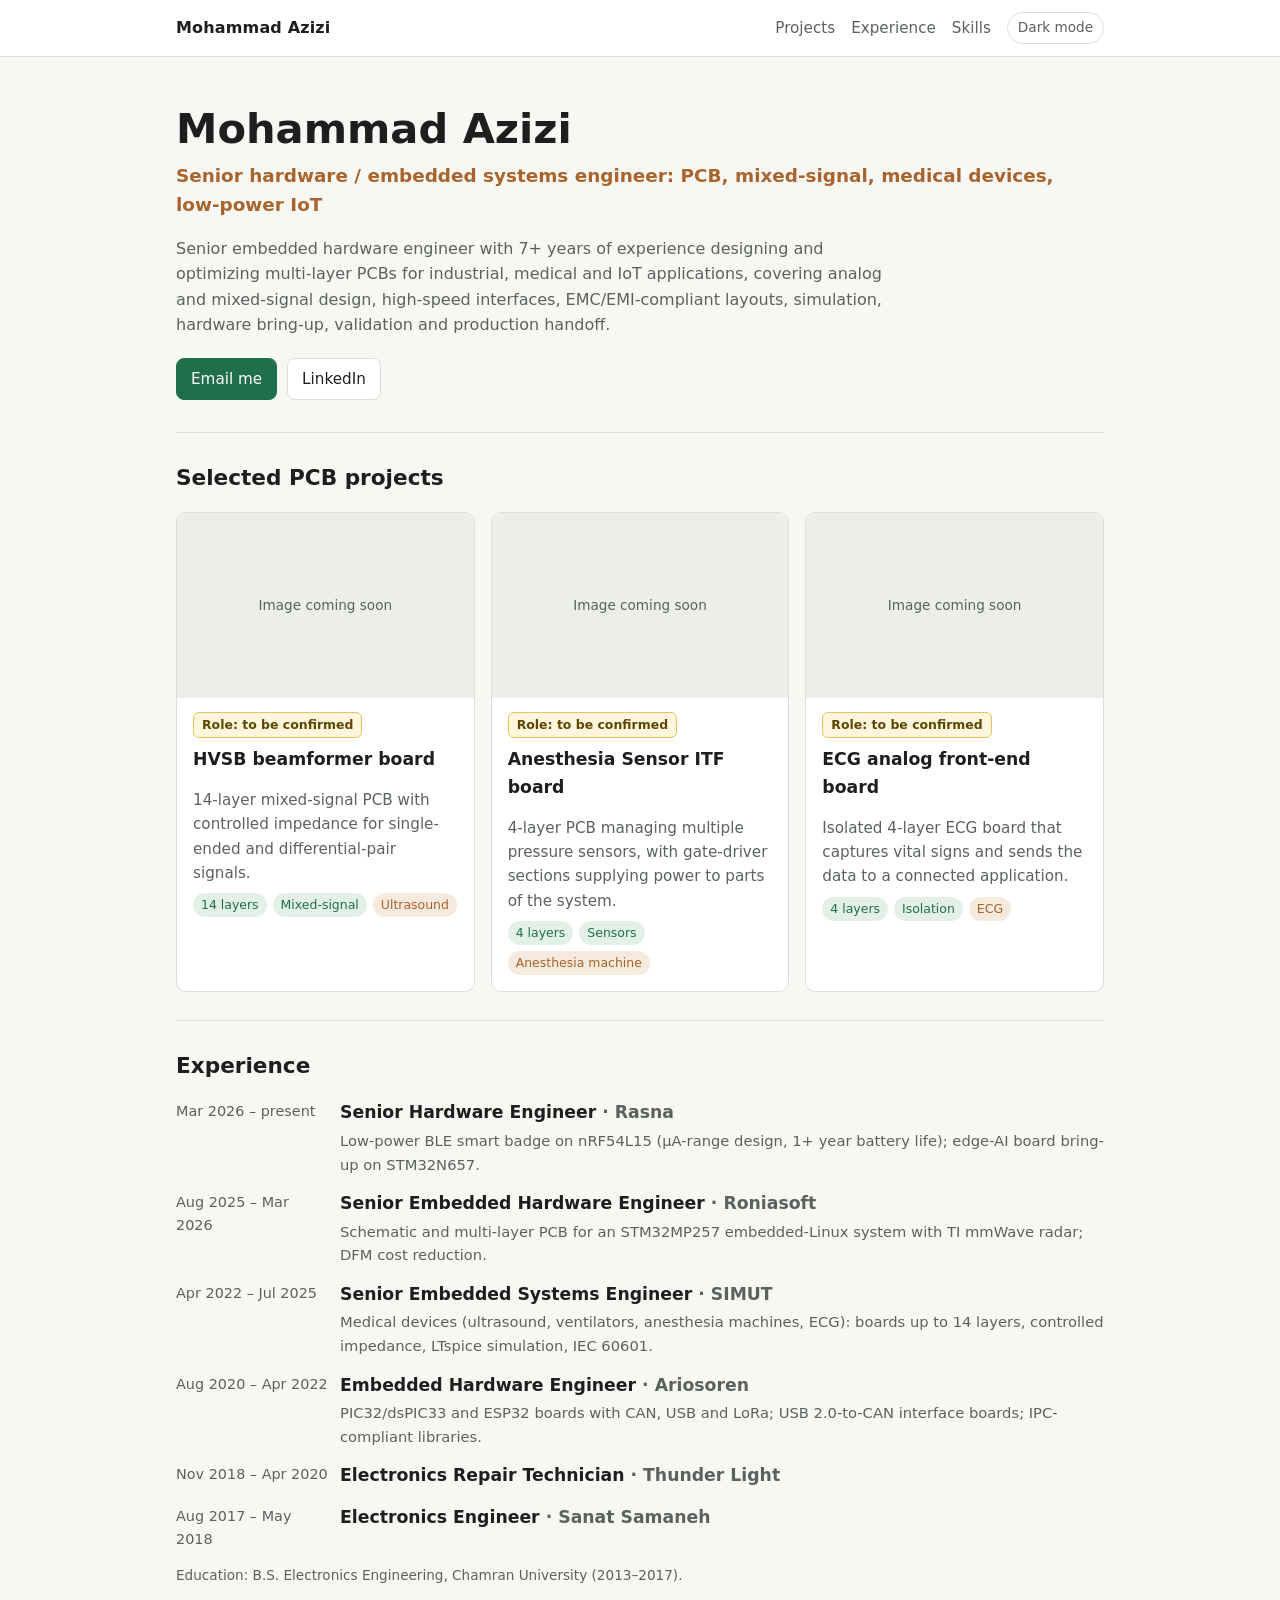
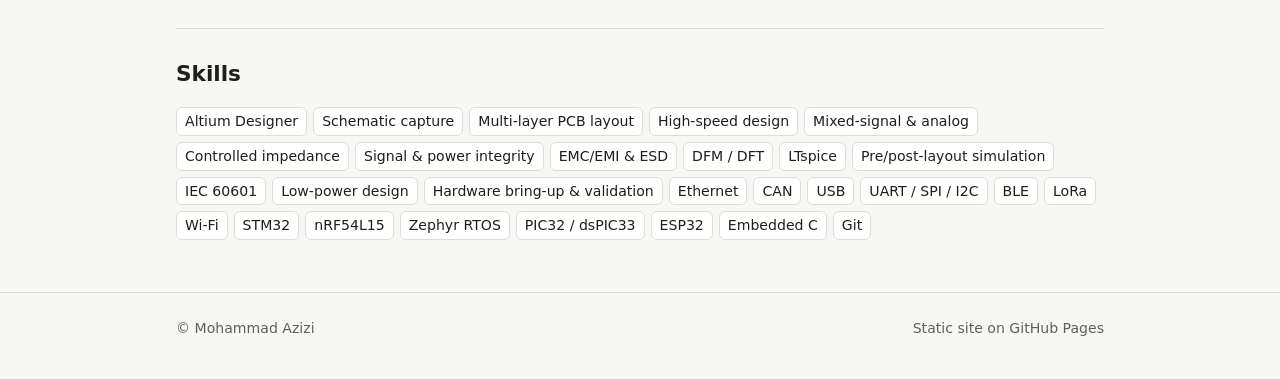
<file: index.html>
<!doctype html>
<html lang="en">
<head>
  <meta charset="utf-8">
  <meta name="viewport" content="width=device-width, initial-scale=1">
  <title>Mohammad Azizi — Hardware &amp; PCB Engineer</title>
  <meta name="description" content="Portfolio of Mohammad Azizi, senior hardware and embedded systems engineer: multi-layer PCB, mixed-signal and medical-device hardware.">
  <meta name="color-scheme" content="light dark">
  <link rel="stylesheet" href="assets/style.css">
  <script src="assets/theme.js"></script>
</head>
<body>
  <header class="site-header">
    <div class="wrap">
      <a class="brand" href="index.html">Mohammad Azizi</a>
      <nav class="nav" aria-label="Main">
        <a href="#projects">Projects</a>
        <a href="#experience">Experience</a>
        <a href="#skills">Skills</a>
        <button class="theme-toggle" type="button">Dark mode</button>
      </nav>
    </div>
  </header>

  <main class="wrap">
    <section class="hero">
      <h1>Mohammad Azizi</h1>
      <p class="headline">Senior hardware / embedded systems engineer: PCB, mixed-signal, medical devices, low-power IoT</p>
      <p>
        Senior embedded hardware engineer with 7+ years of experience designing and optimizing multi-layer PCBs
        for industrial, medical and IoT applications, covering analog and mixed-signal design, high-speed
        interfaces, EMC/EMI-compliant layouts, simulation, hardware bring-up, validation and production handoff.
      </p>
      <div class="links">
        <a class="btn primary" href="mailto:mohammad.azizi.cjs@gmail.com">Email me</a>
        <a class="btn" href="https://www.linkedin.com/in/mohammad-azizi-l/" rel="noopener">LinkedIn</a>
        <!-- Optional: add a CV link once you put a PDF in assets/, e.g.
        <a class="btn" href="assets/Mohammad-Azizi-CV.pdf">CV (PDF)</a> -->
      </div>
    </section>

    <section id="projects">
      <h2>Selected PCB projects</h2>
      <div class="cards">
        <a class="card" href="projects/hvsb-beamformer.html">
          <div class="thumb">Image coming soon</div>
          <!-- When you have a render: replace the div above with
          <div class="thumb"><img src="images/hvsb/thumb.webp" alt="HVSB beamformer board render" width="800" height="500" loading="lazy"></div> -->
          <div class="body">
            <span class="role unconfirmed">Role: to be confirmed</span>
            <h3>HVSB beamformer board</h3>
            <p>14-layer mixed-signal PCB with controlled impedance for single-ended and differential-pair signals.</p>
            <ul class="tags">
              <li class="tag">14 layers</li><li class="tag">Mixed-signal</li><li class="tag copper">Ultrasound</li>
            </ul>
          </div>
        </a>

        <a class="card" href="projects/anesthesia-sensor-itf.html">
          <div class="thumb">Image coming soon</div>
          <div class="body">
            <span class="role unconfirmed">Role: to be confirmed</span>
            <h3>Anesthesia Sensor ITF board</h3>
            <p>4-layer PCB managing multiple pressure sensors, with gate-driver sections supplying power to parts of the system.</p>
            <ul class="tags">
              <li class="tag">4 layers</li><li class="tag">Sensors</li><li class="tag copper">Anesthesia machine</li>
            </ul>
          </div>
        </a>

        <a class="card" href="projects/ecg-afe.html">
          <div class="thumb">Image coming soon</div>
          <div class="body">
            <span class="role unconfirmed">Role: to be confirmed</span>
            <h3>ECG analog front-end board</h3>
            <p>Isolated 4-layer ECG board that captures vital signs and sends the data to a connected application.</p>
            <ul class="tags">
              <li class="tag">4 layers</li><li class="tag">Isolation</li><li class="tag copper">ECG</li>
            </ul>
          </div>
        </a>
      </div>
    </section>

    <section id="experience">
      <h2>Experience</h2>
      <ol class="timeline">
        <li>
          <span class="when">Mar 2026 – present</span>
          <div>
            <h3 class="what">Senior Hardware Engineer <span class="org">· Rasna</span></h3>
            <p class="note">Low-power BLE smart badge on nRF54L15 (µA-range design, 1+ year battery life); edge-AI board bring-up on STM32N657.</p>
          </div>
        </li>
        <li>
          <span class="when">Aug 2025 – Mar 2026</span>
          <div>
            <h3 class="what">Senior Embedded Hardware Engineer <span class="org">· Roniasoft</span></h3>
            <p class="note">Schematic and multi-layer PCB for an STM32MP257 embedded-Linux system with TI mmWave radar; DFM cost reduction.</p>
          </div>
        </li>
        <li>
          <span class="when">Apr 2022 – Jul 2025</span>
          <div>
            <h3 class="what">Senior Embedded Systems Engineer <span class="org">· SIMUT</span></h3>
            <p class="note">Medical devices (ultrasound, ventilators, anesthesia machines, ECG): boards up to 14 layers, controlled impedance, LTspice simulation, IEC 60601.</p>
          </div>
        </li>
        <li>
          <span class="when">Aug 2020 – Apr 2022</span>
          <div>
            <h3 class="what">Embedded Hardware Engineer <span class="org">· Ariosoren</span></h3>
            <p class="note">PIC32/dsPIC33 and ESP32 boards with CAN, USB and LoRa; USB 2.0-to-CAN interface boards; IPC-compliant libraries.</p>
          </div>
        </li>
        <li>
          <span class="when">Nov 2018 – Apr 2020</span>
          <div>
            <h3 class="what">Electronics Repair Technician <span class="org">· Thunder Light</span></h3>
          </div>
        </li>
        <li>
          <span class="when">Aug 2017 – May 2018</span>
          <div>
            <h3 class="what">Electronics Engineer <span class="org">· Sanat Samaneh</span></h3>
          </div>
        </li>
      </ol>
      <p class="source">Education: B.S. Electronics Engineering, Chamran University (2013–2017).</p>
    </section>

    <section id="skills">
      <h2>Skills</h2>
      <ul class="skills">
        <li>Altium Designer</li><li>Schematic capture</li><li>Multi-layer PCB layout</li><li>High-speed design</li>
        <li>Mixed-signal &amp; analog</li><li>Controlled impedance</li><li>Signal &amp; power integrity</li>
        <li>EMC/EMI &amp; ESD</li><li>DFM / DFT</li><li>LTspice</li><li>Pre/post-layout simulation</li>
        <li>IEC 60601</li><li>Low-power design</li><li>Hardware bring-up &amp; validation</li>
        <li>Ethernet</li><li>CAN</li><li>USB</li><li>UART / SPI / I2C</li><li>BLE</li><li>LoRa</li><li>Wi-Fi</li>
        <li>STM32</li><li>nRF54L15</li><li>Zephyr RTOS</li><li>PIC32 / dsPIC33</li><li>ESP32</li><li>Embedded C</li><li>Git</li>
      </ul>
    </section>
  </main>

  <footer class="site-footer">
    <div class="wrap">
      <span>© Mohammad Azizi</span>
      <span>Static site on GitHub Pages</span>
    </div>
  </footer>
</body>
</html>
</file>
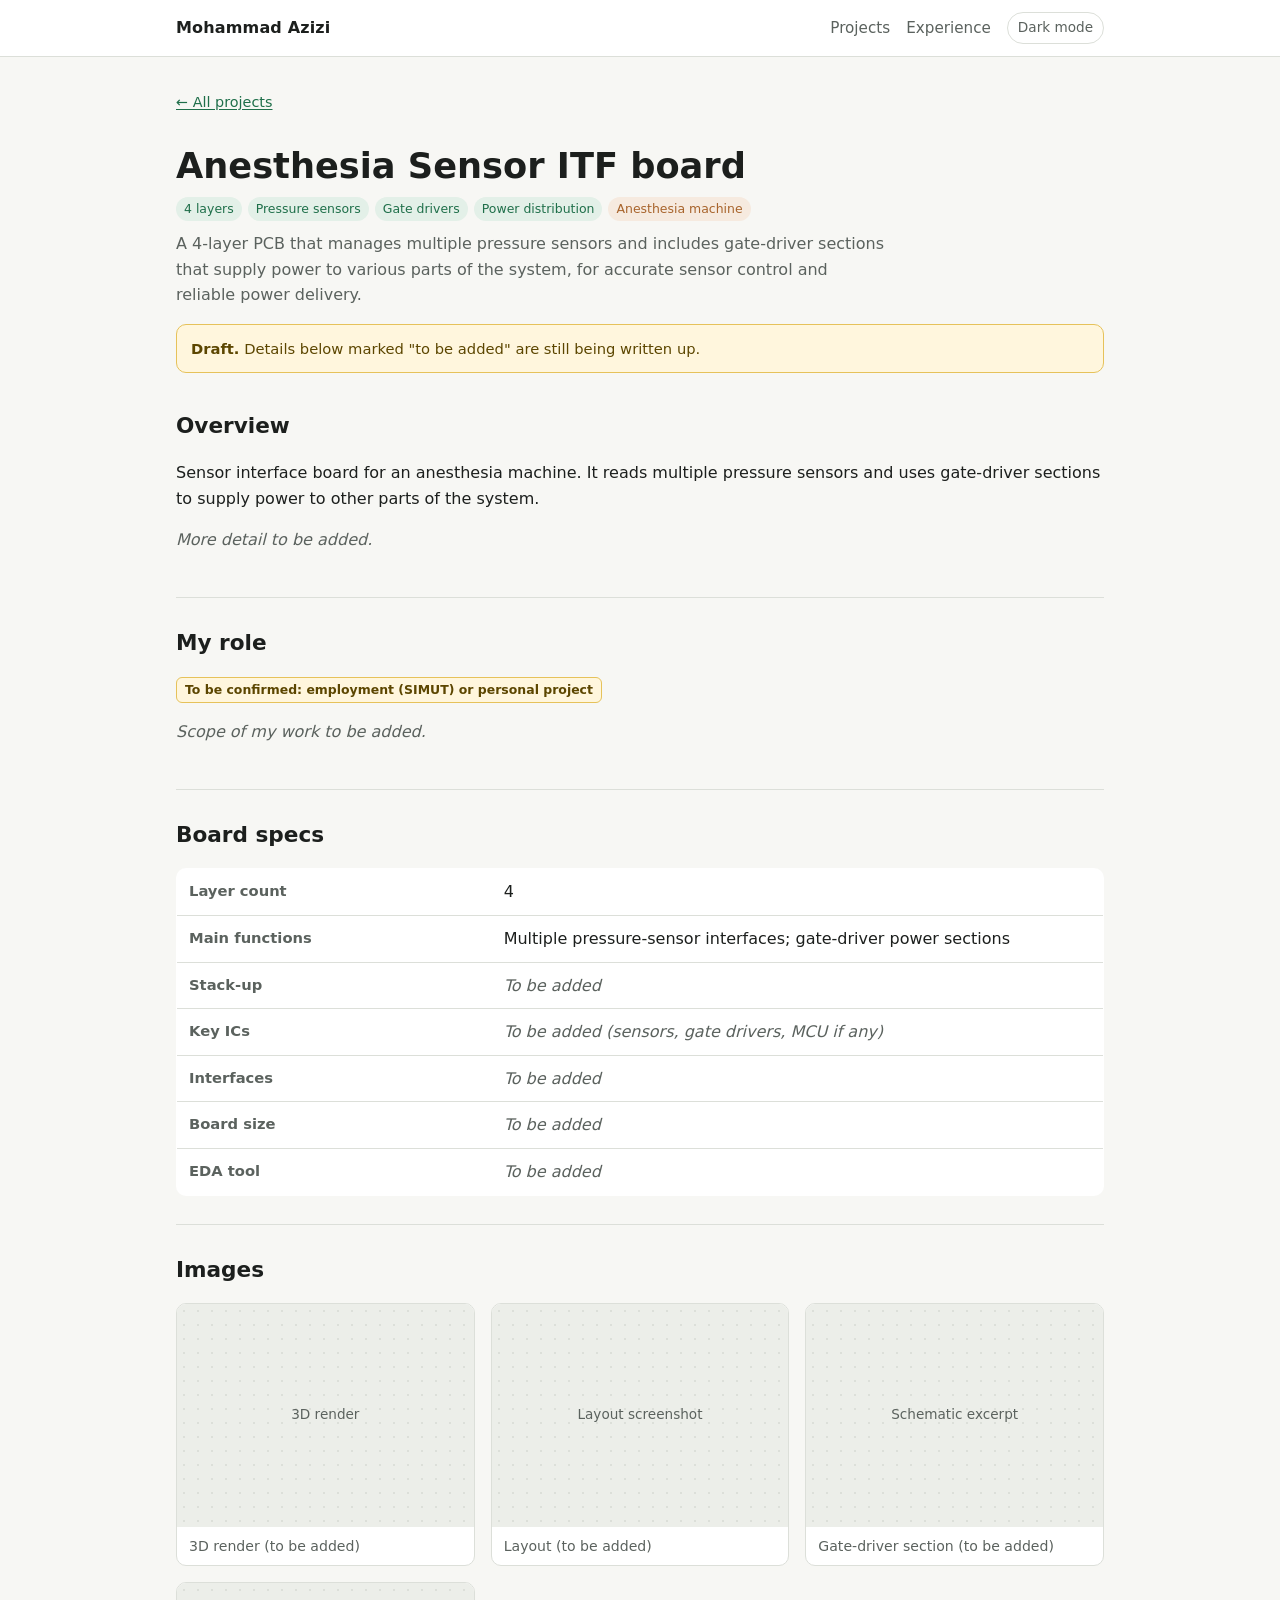
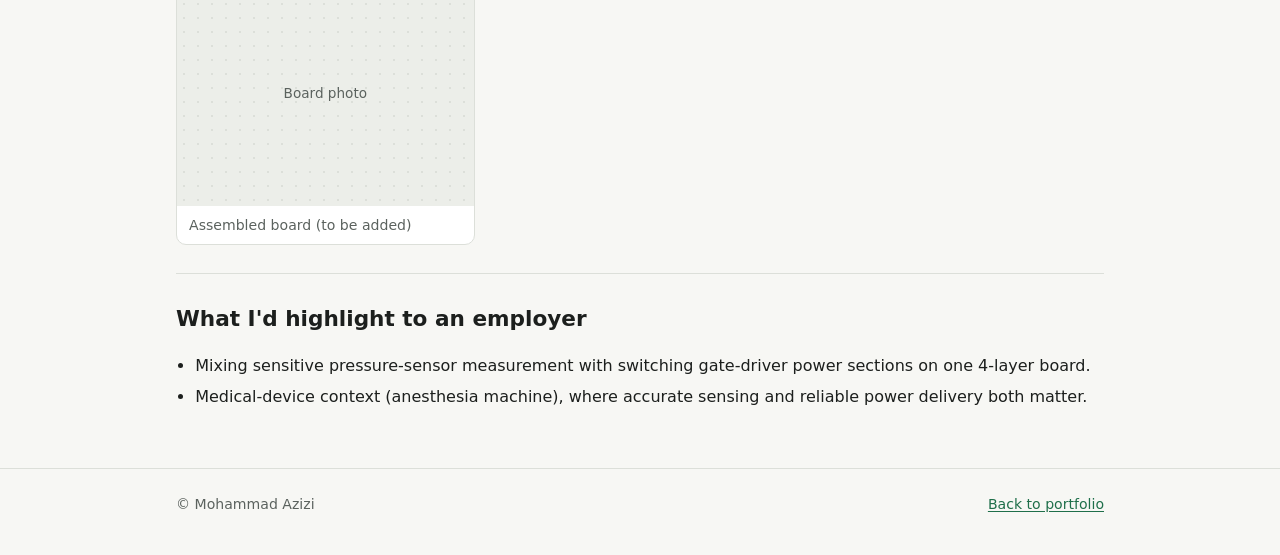
<file: projects/anesthesia-sensor-itf.html>
<!doctype html>
<html lang="en">
<head>
  <meta charset="utf-8">
  <meta name="viewport" content="width=device-width, initial-scale=1">
  <title>Anesthesia Sensor ITF Board — Mohammad Azizi</title>
  <meta name="description" content="4-layer anesthesia-machine sensor interface PCB with pressure sensors and gate-driver power sections, designed by Mohammad Azizi.">
  <meta name="color-scheme" content="light dark">
  <link rel="stylesheet" href="../assets/style.css">
  <script src="../assets/theme.js"></script>
</head>
<body>
  <header class="site-header">
    <div class="wrap">
      <a class="brand" href="../index.html">Mohammad Azizi</a>
      <nav class="nav" aria-label="Main">
        <a href="../index.html#projects">Projects</a>
        <a href="../index.html#experience">Experience</a>
        <button class="theme-toggle" type="button">Dark mode</button>
      </nav>
    </div>
  </header>

  <main class="wrap">
    <p class="breadcrumb"><a href="../index.html#projects">← All projects</a></p>

    <div class="project-head">
      <h1>Anesthesia Sensor ITF board</h1>
      <ul class="tags">
        <li class="tag">4 layers</li><li class="tag">Pressure sensors</li><li class="tag">Gate drivers</li>
        <li class="tag">Power distribution</li><li class="tag copper">Anesthesia machine</li>
      </ul>
      <p class="lede">A 4-layer PCB that manages multiple pressure sensors and includes gate-driver sections that supply power to various parts of the system, for accurate sensor control and reliable power delivery.</p>
      <!-- DRAFT NOTE: delete this whole <div> once role, specs and images are filled in and cleared for publication. -->
      <div class="draft-note"><strong>Draft.</strong> Details below marked "to be added" are still being written up.</div>
    </div>

    <section>
      <h2>Overview</h2>
      <p>Sensor interface board for an anesthesia machine. It reads multiple pressure sensors and uses gate-driver sections to supply power to other parts of the system.</p>
      <!-- TODO (you): 2–4 sentences on where the board sits in the machine, what it controls, and the main design challenge. -->
      <p class="tbd">More detail to be added.</p>
    </section>

    <section>
      <h2>My role</h2>
      <!-- TODO (you): pick ONE badge and delete the other two.
           employment: <span class="role employment">Employment project · SIMUT</span>
           personal:   <span class="role personal">Personal project</span> -->
      <span class="role unconfirmed">To be confirmed: employment (SIMUT) or personal project</span>
      <!-- TODO (you): what you personally did. Only list what you did. -->
      <p class="tbd">Scope of my work to be added.</p>
    </section>

    <section>
      <h2>Board specs</h2>
      <table class="specs">
        <tr><th scope="row">Layer count</th><td>4</td></tr>
        <tr><th scope="row">Main functions</th><td>Multiple pressure-sensor interfaces; gate-driver power sections</td></tr>
        <tr><th scope="row">Stack-up</th><td class="tbd">To be added</td></tr>
        <tr><th scope="row">Key ICs</th><td class="tbd">To be added (sensors, gate drivers, MCU if any)</td></tr>
        <tr><th scope="row">Interfaces</th><td class="tbd">To be added</td></tr>
        <tr><th scope="row">Board size</th><td class="tbd">To be added</td></tr>
        <tr><th scope="row">EDA tool</th><td class="tbd">To be added</td></tr>
      </table>
    </section>

    <section>
      <h2>Images</h2>
      <!-- To add an image: put the file in images/anesthesia-itf/ and replace a placeholder <div class="ph"> with
           <a href="../images/anesthesia-itf/layout-top.webp"><img src="../images/anesthesia-itf/layout-top.webp" alt="Top layer layout" width="1600" height="1200" loading="lazy"></a>
           (set width/height to the real pixel size). Delete placeholders you don't use. -->
      <div class="gallery">
        <figure><div class="ph">3D render</div><figcaption>3D render (to be added)</figcaption></figure>
        <figure><div class="ph">Layout screenshot</div><figcaption>Layout (to be added)</figcaption></figure>
        <figure><div class="ph">Schematic excerpt</div><figcaption>Gate-driver section (to be added)</figcaption></figure>
        <figure><div class="ph">Board photo</div><figcaption>Assembled board (to be added)</figcaption></figure>
      </div>
    </section>

    <section>
      <h2>What I'd highlight to an employer</h2>
      <ul class="highlights">
        <li>Mixing sensitive pressure-sensor measurement with switching gate-driver power sections on one 4-layer board.</li>
        <li>Medical-device context (anesthesia machine), where accurate sensing and reliable power delivery both matter.</li>
        <!-- TODO (you): add measured results or outcomes only if you have them. -->
      </ul>
    </section>
  </main>

  <footer class="site-footer">
    <div class="wrap">
      <span>© Mohammad Azizi</span>
      <a href="../index.html">Back to portfolio</a>
    </div>
  </footer>
</body>
</html>
</file>
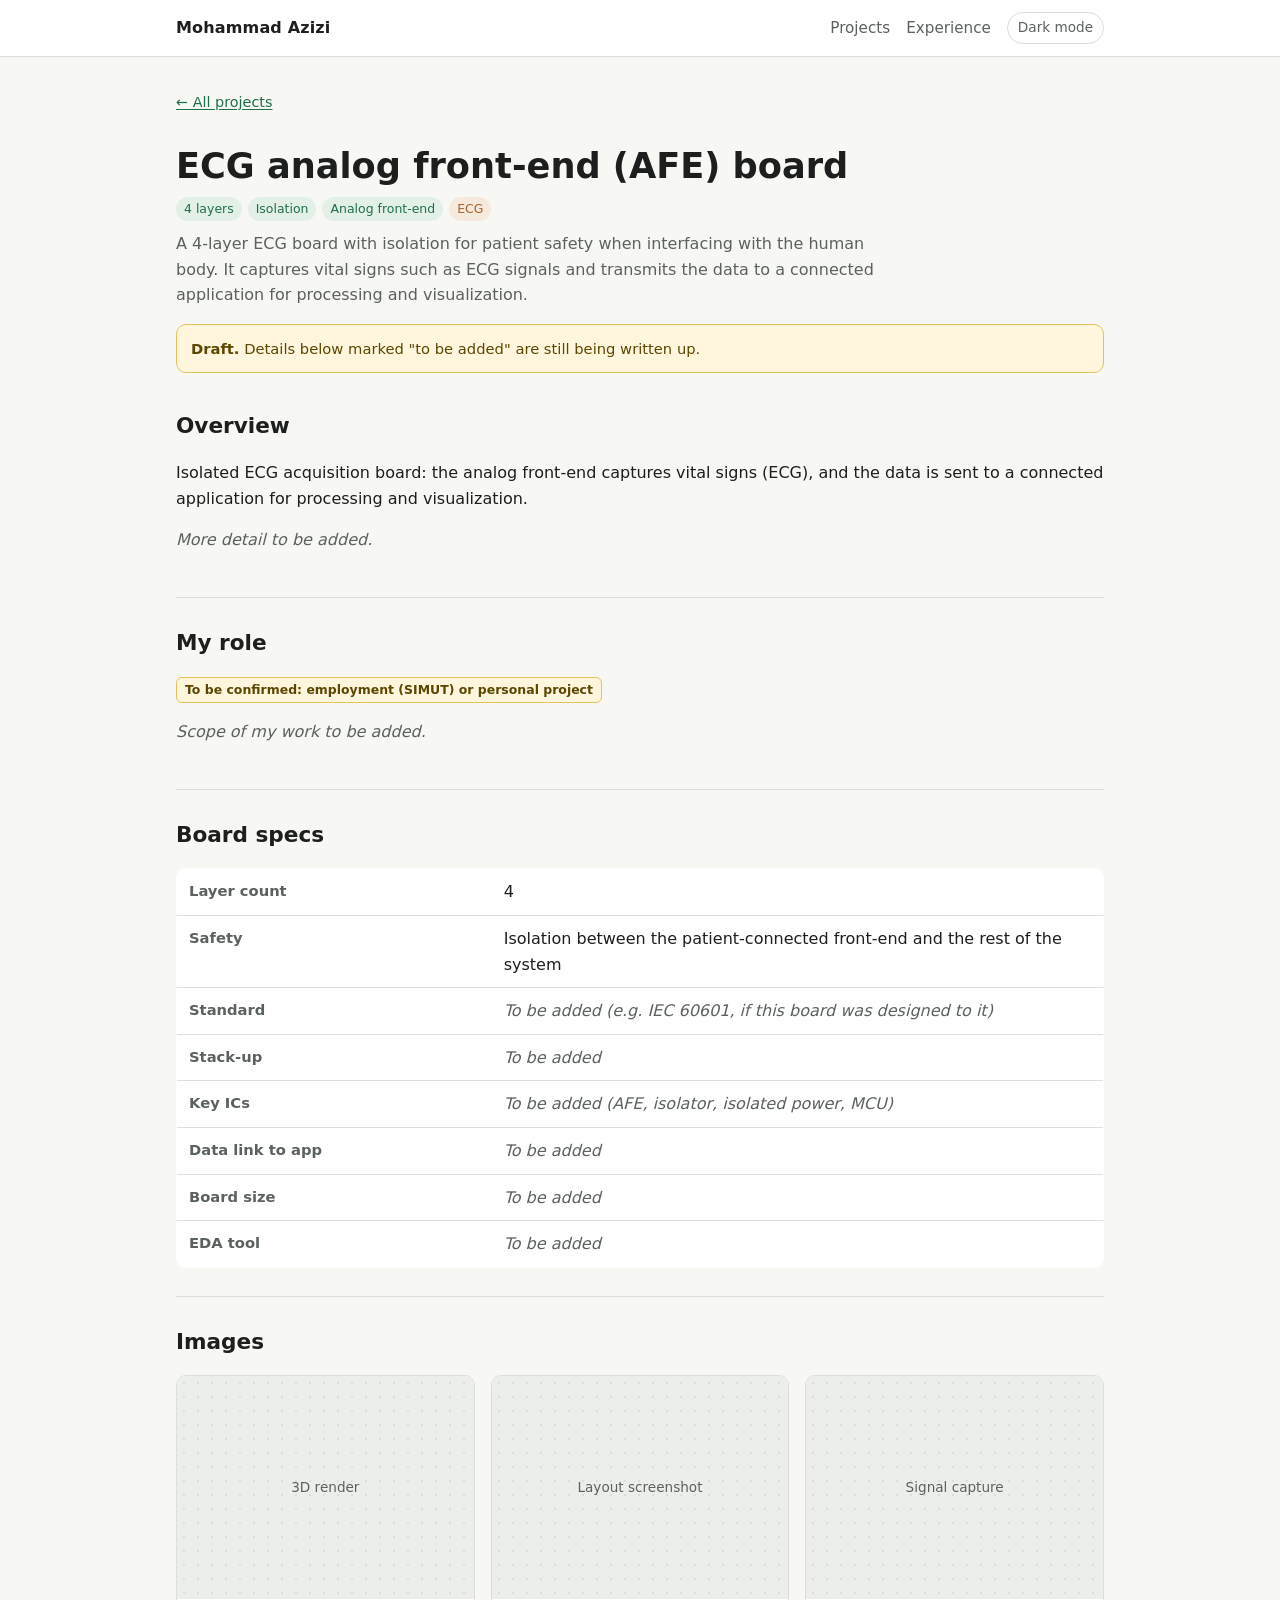
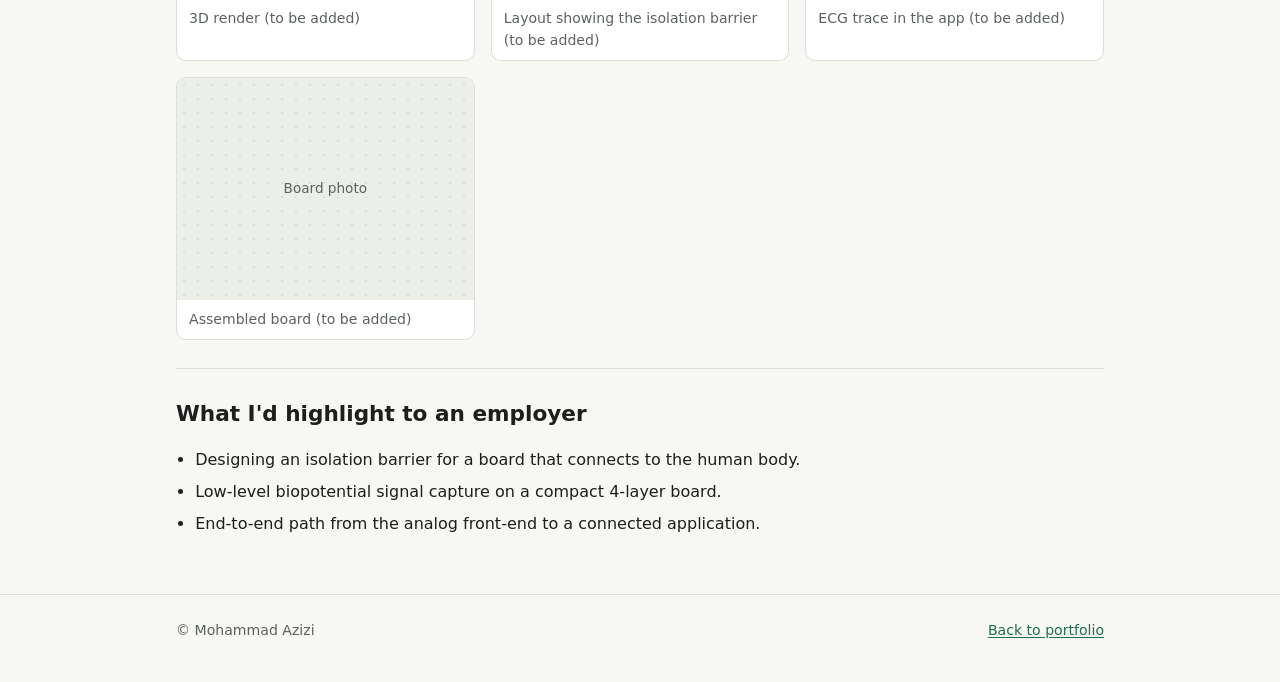
<file: projects/ecg-afe.html>
<!doctype html>
<html lang="en">
<head>
  <meta charset="utf-8">
  <meta name="viewport" content="width=device-width, initial-scale=1">
  <title>ECG AFE Board — Mohammad Azizi</title>
  <meta name="description" content="Isolated 4-layer ECG analog front-end PCB, designed by Mohammad Azizi.">
  <meta name="color-scheme" content="light dark">
  <link rel="stylesheet" href="../assets/style.css">
  <script src="../assets/theme.js"></script>
</head>
<body>
  <header class="site-header">
    <div class="wrap">
      <a class="brand" href="../index.html">Mohammad Azizi</a>
      <nav class="nav" aria-label="Main">
        <a href="../index.html#projects">Projects</a>
        <a href="../index.html#experience">Experience</a>
        <button class="theme-toggle" type="button">Dark mode</button>
      </nav>
    </div>
  </header>

  <main class="wrap">
    <p class="breadcrumb"><a href="../index.html#projects">← All projects</a></p>

    <div class="project-head">
      <h1>ECG analog front-end (AFE) board</h1>
      <ul class="tags">
        <li class="tag">4 layers</li><li class="tag">Isolation</li><li class="tag">Analog front-end</li>
        <li class="tag copper">ECG</li>
      </ul>
      <p class="lede">A 4-layer ECG board with isolation for patient safety when interfacing with the human body. It captures vital signs such as ECG signals and transmits the data to a connected application for processing and visualization.</p>
      <!-- DRAFT NOTE: delete this whole <div> once role, specs and images are filled in and cleared for publication. -->
      <div class="draft-note"><strong>Draft.</strong> Details below marked "to be added" are still being written up.</div>
    </div>

    <section>
      <h2>Overview</h2>
      <p>Isolated ECG acquisition board: the analog front-end captures vital signs (ECG), and the data is sent to a connected application for processing and visualization.</p>
      <!-- TODO (you): 2–4 sentences: number of leads/channels, how data reaches the app, the main design challenge.
           If this is the SIMUT ECG system designed to IEC 60601, you can say so here. -->
      <p class="tbd">More detail to be added.</p>
    </section>

    <section>
      <h2>My role</h2>
      <!-- TODO (you): pick ONE badge and delete the other two.
           employment: <span class="role employment">Employment project · SIMUT</span>
           personal:   <span class="role personal">Personal project</span> -->
      <span class="role unconfirmed">To be confirmed: employment (SIMUT) or personal project</span>
      <!-- TODO (you): what you personally did. Only list what you did. -->
      <p class="tbd">Scope of my work to be added.</p>
    </section>

    <section>
      <h2>Board specs</h2>
      <table class="specs">
        <tr><th scope="row">Layer count</th><td>4</td></tr>
        <tr><th scope="row">Safety</th><td>Isolation between the patient-connected front-end and the rest of the system</td></tr>
        <tr><th scope="row">Standard</th><td class="tbd">To be added (e.g. IEC 60601, if this board was designed to it)</td></tr>
        <tr><th scope="row">Stack-up</th><td class="tbd">To be added</td></tr>
        <tr><th scope="row">Key ICs</th><td class="tbd">To be added (AFE, isolator, isolated power, MCU)</td></tr>
        <tr><th scope="row">Data link to app</th><td class="tbd">To be added</td></tr>
        <tr><th scope="row">Board size</th><td class="tbd">To be added</td></tr>
        <tr><th scope="row">EDA tool</th><td class="tbd">To be added</td></tr>
      </table>
    </section>

    <section>
      <h2>Images</h2>
      <!-- To add an image: put the file in images/ecg-afe/ and replace a placeholder <div class="ph"> with
           <a href="../images/ecg-afe/layout-top.webp"><img src="../images/ecg-afe/layout-top.webp" alt="Top layer layout" width="1600" height="1200" loading="lazy"></a>
           (set width/height to the real pixel size). Delete placeholders you don't use. -->
      <div class="gallery">
        <figure><div class="ph">3D render</div><figcaption>3D render (to be added)</figcaption></figure>
        <figure><div class="ph">Layout screenshot</div><figcaption>Layout showing the isolation barrier (to be added)</figcaption></figure>
        <figure><div class="ph">Signal capture</div><figcaption>ECG trace in the app (to be added)</figcaption></figure>
        <figure><div class="ph">Board photo</div><figcaption>Assembled board (to be added)</figcaption></figure>
      </div>
    </section>

    <section>
      <h2>What I'd highlight to an employer</h2>
      <ul class="highlights">
        <li>Designing an isolation barrier for a board that connects to the human body.</li>
        <li>Low-level biopotential signal capture on a compact 4-layer board.</li>
        <li>End-to-end path from the analog front-end to a connected application.</li>
        <!-- TODO (you): add measured results or outcomes only if you have them. -->
      </ul>
    </section>
  </main>

  <footer class="site-footer">
    <div class="wrap">
      <span>© Mohammad Azizi</span>
      <a href="../index.html">Back to portfolio</a>
    </div>
  </footer>
</body>
</html>
</file>
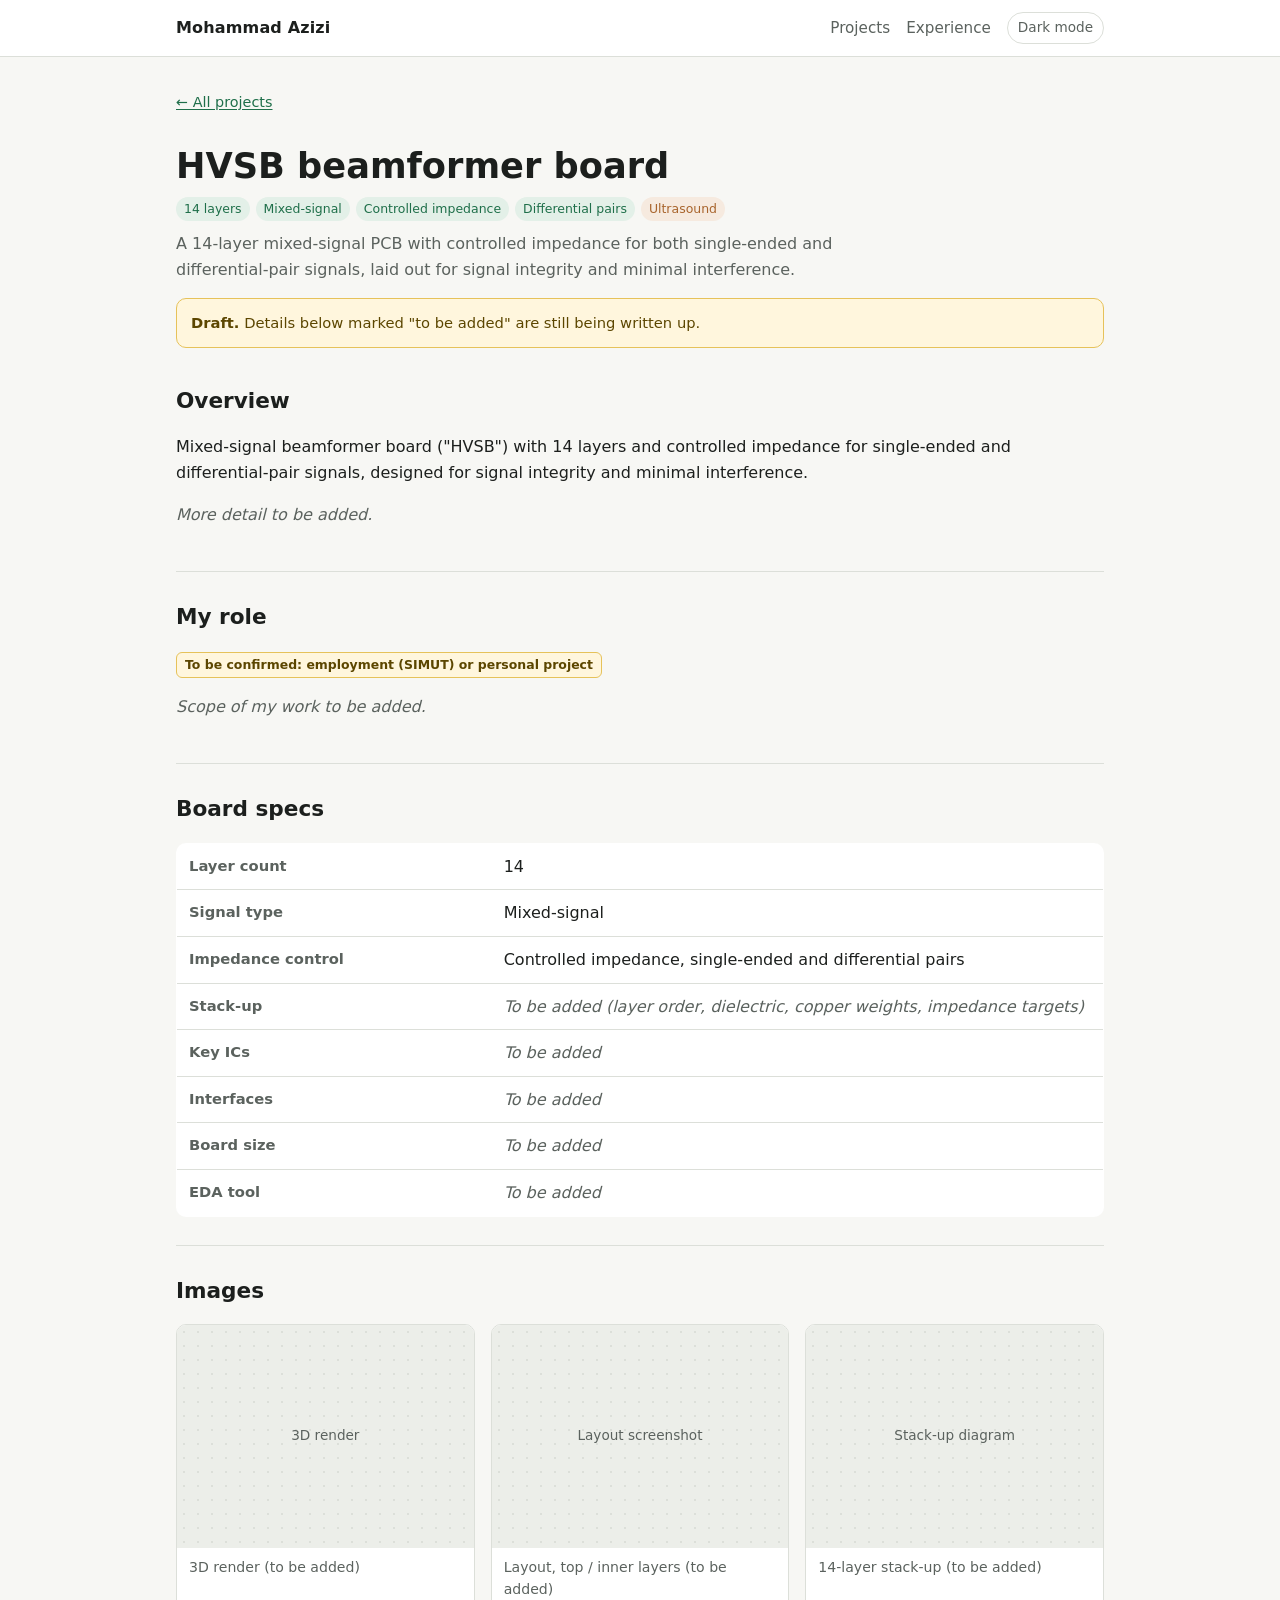
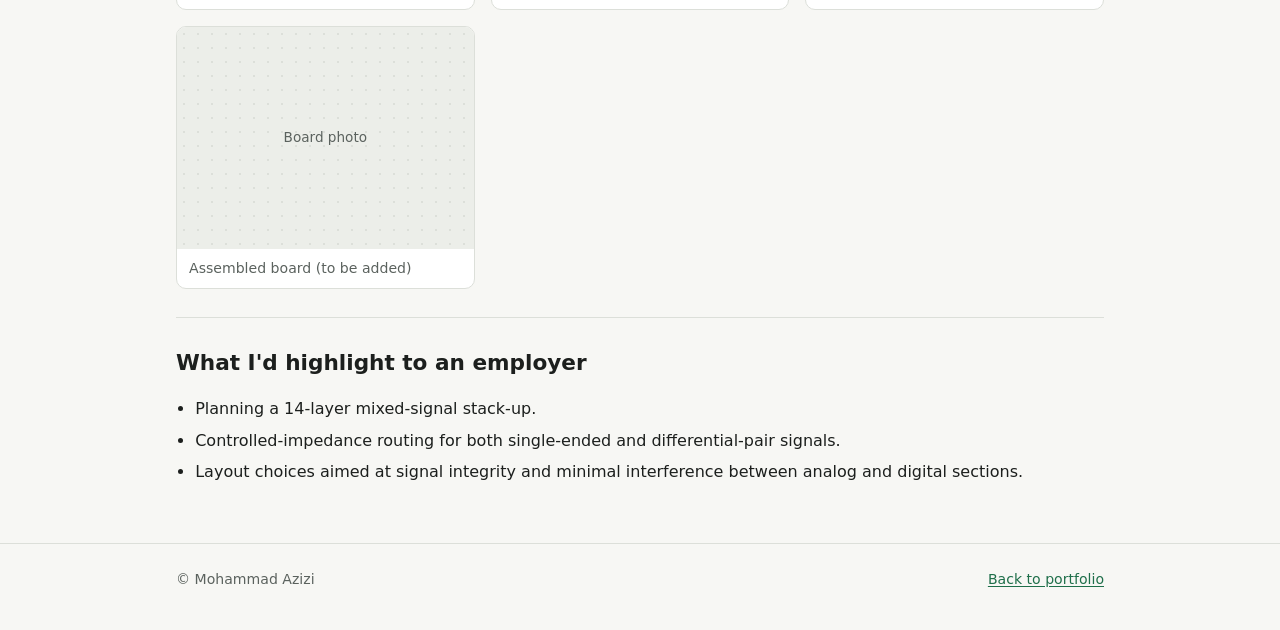
<file: projects/hvsb-beamformer.html>
<!doctype html>
<html lang="en">
<head>
  <meta charset="utf-8">
  <meta name="viewport" content="width=device-width, initial-scale=1">
  <title>HVSB Beamformer Board — Mohammad Azizi</title>
  <meta name="description" content="14-layer mixed-signal beamformer PCB with controlled impedance, designed by Mohammad Azizi.">
  <meta name="color-scheme" content="light dark">
  <link rel="stylesheet" href="../assets/style.css">
  <script src="../assets/theme.js"></script>
</head>
<body>
  <header class="site-header">
    <div class="wrap">
      <a class="brand" href="../index.html">Mohammad Azizi</a>
      <nav class="nav" aria-label="Main">
        <a href="../index.html#projects">Projects</a>
        <a href="../index.html#experience">Experience</a>
        <button class="theme-toggle" type="button">Dark mode</button>
      </nav>
    </div>
  </header>

  <main class="wrap">
    <p class="breadcrumb"><a href="../index.html#projects">← All projects</a></p>

    <div class="project-head">
      <h1>HVSB beamformer board</h1>
      <ul class="tags">
        <li class="tag">14 layers</li><li class="tag">Mixed-signal</li><li class="tag">Controlled impedance</li>
        <li class="tag">Differential pairs</li><li class="tag copper">Ultrasound</li>
      </ul>
      <p class="lede">A 14-layer mixed-signal PCB with controlled impedance for both single-ended and differential-pair signals, laid out for signal integrity and minimal interference.</p>
      <!-- DRAFT NOTE: delete this whole <div> once role, specs and images are filled in and cleared for publication. -->
      <div class="draft-note"><strong>Draft.</strong> Details below marked "to be added" are still being written up.</div>
    </div>

    <section>
      <h2>Overview</h2>
      <p>Mixed-signal beamformer board ("HVSB") with 14 layers and controlled impedance for single-ended and differential-pair signals, designed for signal integrity and minimal interference.</p>
      <!-- TODO (you): 2–4 sentences on what the board does in the system, what it connects to, and the main design challenge. -->
      <p class="tbd">More detail to be added.</p>
    </section>

    <section>
      <h2>My role</h2>
      <!-- TODO (you): pick ONE badge and delete the other two.
           employment: <span class="role employment">Employment project · SIMUT</span>
           personal:   <span class="role personal">Personal project</span> -->
      <span class="role unconfirmed">To be confirmed: employment (SIMUT) or personal project</span>
      <!-- TODO (you): what you personally did, e.g. schematic, stack-up, layout, simulation, bring-up. Only list what you did. -->
      <p class="tbd">Scope of my work to be added.</p>
    </section>

    <section>
      <h2>Board specs</h2>
      <table class="specs">
        <tr><th scope="row">Layer count</th><td>14</td></tr>
        <tr><th scope="row">Signal type</th><td>Mixed-signal</td></tr>
        <tr><th scope="row">Impedance control</th><td>Controlled impedance, single-ended and differential pairs</td></tr>
        <tr><th scope="row">Stack-up</th><td class="tbd">To be added (layer order, dielectric, copper weights, impedance targets)</td></tr>
        <tr><th scope="row">Key ICs</th><td class="tbd">To be added</td></tr>
        <tr><th scope="row">Interfaces</th><td class="tbd">To be added</td></tr>
        <tr><th scope="row">Board size</th><td class="tbd">To be added</td></tr>
        <tr><th scope="row">EDA tool</th><td class="tbd">To be added</td></tr>
      </table>
    </section>

    <section>
      <h2>Images</h2>
      <!-- To add an image: put the file in images/hvsb/ and replace a placeholder <div class="ph"> with
           <a href="../images/hvsb/layout-top.webp"><img src="../images/hvsb/layout-top.webp" alt="Top layer layout" width="1600" height="1200" loading="lazy"></a>
           (set width/height to the real pixel size). Delete placeholders you don't use. -->
      <div class="gallery">
        <figure><div class="ph">3D render</div><figcaption>3D render (to be added)</figcaption></figure>
        <figure><div class="ph">Layout screenshot</div><figcaption>Layout, top / inner layers (to be added)</figcaption></figure>
        <figure><div class="ph">Stack-up diagram</div><figcaption>14-layer stack-up (to be added)</figcaption></figure>
        <figure><div class="ph">Board photo</div><figcaption>Assembled board (to be added)</figcaption></figure>
      </div>
    </section>

    <section>
      <h2>What I'd highlight to an employer</h2>
      <ul class="highlights">
        <li>Planning a 14-layer mixed-signal stack-up.</li>
        <li>Controlled-impedance routing for both single-ended and differential-pair signals.</li>
        <li>Layout choices aimed at signal integrity and minimal interference between analog and digital sections.</li>
        <!-- TODO (you): add measured results or outcomes only if you have them (e.g. passed bring-up, production status). -->
      </ul>
    </section>
  </main>

  <footer class="site-footer">
    <div class="wrap">
      <span>© Mohammad Azizi</span>
      <a href="../index.html">Back to portfolio</a>
    </div>
  </footer>
</body>
</html>
</file>
<file: assets/style.css>
/* Mohammad Azizi — portfolio. Plain CSS, no build step. */

:root {
  --bg: #f7f7f4;
  --surface: #ffffff;
  --text: #1c1f1d;
  --muted: #5b625e;
  --border: #dcdfd9;
  --accent: #1f6f4a;        /* solder-mask green */
  --accent-soft: #e3f0e8;
  --copper: #a8642c;
  --copper-soft: #f6eadf;
  --warn-bg: #fff6dd;
  --warn-border: #e6c25a;
  --warn-text: #5c4600;
  --placeholder: #eceee9;
  --radius: 10px;
  --maxw: 960px;
  color-scheme: light;
}

@media (prefers-color-scheme: dark) {
  :root:not([data-theme="light"]) {
    --bg: #111413;
    --surface: #181c1a;
    --text: #e6e9e7;
    --muted: #9aa39e;
    --border: #2c322f;
    --accent: #5cc08f;
    --accent-soft: #1b2b23;
    --copper: #e0a06a;
    --copper-soft: #2b2119;
    --warn-bg: #2a2410;
    --warn-border: #7a6420;
    --warn-text: #f0dc9a;
    --placeholder: #202523;
    color-scheme: dark;
  }
}
:root[data-theme="dark"] {
  --bg: #111413;
  --surface: #181c1a;
  --text: #e6e9e7;
  --muted: #9aa39e;
  --border: #2c322f;
  --accent: #5cc08f;
  --accent-soft: #1b2b23;
  --copper: #e0a06a;
  --copper-soft: #2b2119;
  --warn-bg: #2a2410;
  --warn-border: #7a6420;
  --warn-text: #f0dc9a;
  --placeholder: #202523;
  color-scheme: dark;
}

*, *::before, *::after { box-sizing: border-box; }

html { -webkit-text-size-adjust: 100%; }

body {
  margin: 0;
  background: var(--bg);
  color: var(--text);
  font: 16px/1.6 system-ui, -apple-system, "Segoe UI", Roboto, "Helvetica Neue", Arial, sans-serif;
}

a { color: var(--accent); text-underline-offset: 2px; }
a:hover { text-decoration-thickness: 2px; }

img { max-width: 100%; height: auto; display: block; }

code, .mono { font-family: ui-monospace, "Cascadia Code", Consolas, "Liberation Mono", monospace; font-size: .92em; }

.wrap { max-width: var(--maxw); margin: 0 auto; padding: 0 16px; }

/* Header */
.site-header {
  border-bottom: 1px solid var(--border);
  background: var(--surface);
}
.site-header .wrap {
  display: flex; align-items: center; justify-content: space-between; gap: 12px;
  min-height: 56px;
}
.brand { font-weight: 650; color: var(--text); text-decoration: none; letter-spacing: .01em; white-space: nowrap; }
@media (max-width: 560px) {
  .site-header .wrap { flex-wrap: wrap; padding-top: 8px; padding-bottom: 8px; row-gap: 4px; }
  .nav { gap: 12px; }
  .nav a { font-size: .9rem; }
}
.nav { display: flex; align-items: center; gap: 16px; flex-wrap: wrap; }
.nav a { color: var(--muted); text-decoration: none; font-size: .95rem; }
.nav a:hover { color: var(--text); }
.theme-toggle {
  border: 1px solid var(--border); background: transparent; color: var(--muted);
  border-radius: 999px; padding: 4px 10px; font: inherit; font-size: .85rem; cursor: pointer;
}
.theme-toggle:hover { color: var(--text); }

/* Hero */
.hero { padding: 48px 0 32px; }
.hero h1 { font-size: clamp(1.8rem, 5vw, 2.6rem); line-height: 1.15; margin: 0 0 8px; }
.hero .headline { font-size: 1.15rem; color: var(--copper); margin: 0 0 16px; font-weight: 550; }
.hero p { max-width: 70ch; color: var(--muted); margin: 0 0 20px; }
.links { display: flex; gap: 10px; flex-wrap: wrap; }
.btn {
  display: inline-block; padding: 8px 14px; border-radius: 8px; border: 1px solid var(--border);
  background: var(--surface); color: var(--text); text-decoration: none; font-size: .95rem;
}
.btn.primary { background: var(--accent); border-color: var(--accent); color: #fff; }
:root[data-theme="dark"] .btn.primary { color: #0d1511; }
@media (prefers-color-scheme: dark) { :root:not([data-theme="light"]) .btn.primary { color: #0d1511; } }

/* Sections */
section { padding: 28px 0; }
section + section { border-top: 1px solid var(--border); }
h2 { font-size: 1.35rem; margin: 0 0 16px; }
h3 { font-size: 1.08rem; margin: 0 0 6px; }

/* Project cards */
.cards { display: grid; grid-template-columns: repeat(auto-fill, minmax(260px, 1fr)); gap: 16px; }
.card {
  background: var(--surface); border: 1px solid var(--border); border-radius: var(--radius);
  overflow: hidden; display: flex; flex-direction: column; color: inherit; text-decoration: none;
  transition: border-color .15s;
}
.card:hover { border-color: var(--accent); }
.card .thumb { aspect-ratio: 16 / 10; background: var(--placeholder); display: grid; place-items: center; color: var(--muted); font-size: .85rem; }
.card .thumb img { width: 100%; height: 100%; object-fit: cover; }
.card .body { padding: 14px 16px 16px; display: flex; flex-direction: column; gap: 8px; flex: 1; }
.card p { margin: 0; color: var(--muted); font-size: .95rem; }

.tags { display: flex; flex-wrap: wrap; gap: 6px; margin: 0; padding: 0; list-style: none; }
.tag {
  font-size: .78rem; padding: 2px 8px; border-radius: 999px;
  background: var(--accent-soft); color: var(--accent); white-space: nowrap;
}
.tag.copper { background: var(--copper-soft); color: var(--copper); }

/* Role badge */
.role {
  display: inline-block; font-size: .78rem; font-weight: 600; padding: 2px 8px; border-radius: 6px;
  border: 1px solid var(--border); color: var(--muted); align-self: flex-start;
}
.role.employment { border-color: var(--accent); color: var(--accent); }
.role.personal { border-color: var(--copper); color: var(--copper); }
.role.unconfirmed { border-color: var(--warn-border); color: var(--warn-text); background: var(--warn-bg); }

/* Draft note */
.draft-note {
  background: var(--warn-bg); border: 1px solid var(--warn-border); color: var(--warn-text);
  border-radius: var(--radius); padding: 12px 14px; margin: 16px 0 0; font-size: .92rem;
}
.draft-note strong { color: inherit; }

/* Experience timeline */
.timeline { list-style: none; margin: 0; padding: 0; display: grid; gap: 14px; }
.timeline li { display: grid; grid-template-columns: 9.5rem 1fr; gap: 12px; }
.timeline .when { color: var(--muted); font-size: .9rem; font-variant-numeric: tabular-nums; padding-top: 1px; }
.timeline .what { margin: 0; }
.timeline .org { color: var(--muted); }
.timeline .note { margin: 2px 0 0; color: var(--muted); font-size: .92rem; }
@media (max-width: 560px) {
  .timeline li { grid-template-columns: 1fr; gap: 0; }
}

.skills { display: flex; flex-wrap: wrap; gap: 6px; list-style: none; margin: 0; padding: 0; }
.skills li { border: 1px solid var(--border); border-radius: 6px; padding: 2px 8px; font-size: .88rem; background: var(--surface); }

/* Project page */
.breadcrumb { padding-top: 20px; font-size: .9rem; }
.project-head { padding: 16px 0 8px; }
.project-head h1 { font-size: clamp(1.6rem, 4.5vw, 2.2rem); line-height: 1.2; margin: 0 0 10px; }
.project-head .lede { color: var(--muted); max-width: 70ch; margin: 10px 0 0; }

.specs { width: 100%; border-collapse: collapse; background: var(--surface); border: 1px solid var(--border); border-radius: var(--radius); overflow: hidden; }
.specs th, .specs td { text-align: left; padding: 10px 12px; border-bottom: 1px solid var(--border); vertical-align: top; }
.specs tr:last-child th, .specs tr:last-child td { border-bottom: 0; }
.specs th { width: 34%; font-weight: 600; color: var(--muted); font-size: .92rem; }
.tbd { color: var(--muted); font-style: italic; }
@media (max-width: 560px) {
  .specs th, .specs td { display: block; width: auto; }
  .specs th { border-bottom: 0; padding-bottom: 0; }
}

.gallery { display: grid; grid-template-columns: repeat(auto-fill, minmax(260px, 1fr)); gap: 16px; }
.gallery figure { margin: 0; background: var(--surface); border: 1px solid var(--border); border-radius: var(--radius); overflow: hidden; }
.gallery figure a { display: block; }
.gallery .ph {
  aspect-ratio: 4 / 3; background: var(--placeholder); display: grid; place-items: center;
  color: var(--muted); font-size: .85rem; text-align: center; padding: 12px;
  background-image: radial-gradient(var(--border) 1px, transparent 1px);
  background-size: 14px 14px;
}
.gallery figcaption { padding: 8px 12px; font-size: .88rem; color: var(--muted); }

.highlights { margin: 0; padding-left: 1.2rem; }
.highlights li { margin-bottom: 6px; }

.source { font-size: .85rem; color: var(--muted); }

/* Footer */
.site-footer { border-top: 1px solid var(--border); padding: 24px 0 40px; color: var(--muted); font-size: .88rem; margin-top: 24px; }
.site-footer .wrap { display: flex; justify-content: space-between; gap: 12px; flex-wrap: wrap; }

@media print {
  .theme-toggle, .draft-note { display: none; }
  body { background: #fff; color: #000; }
}
</file>
